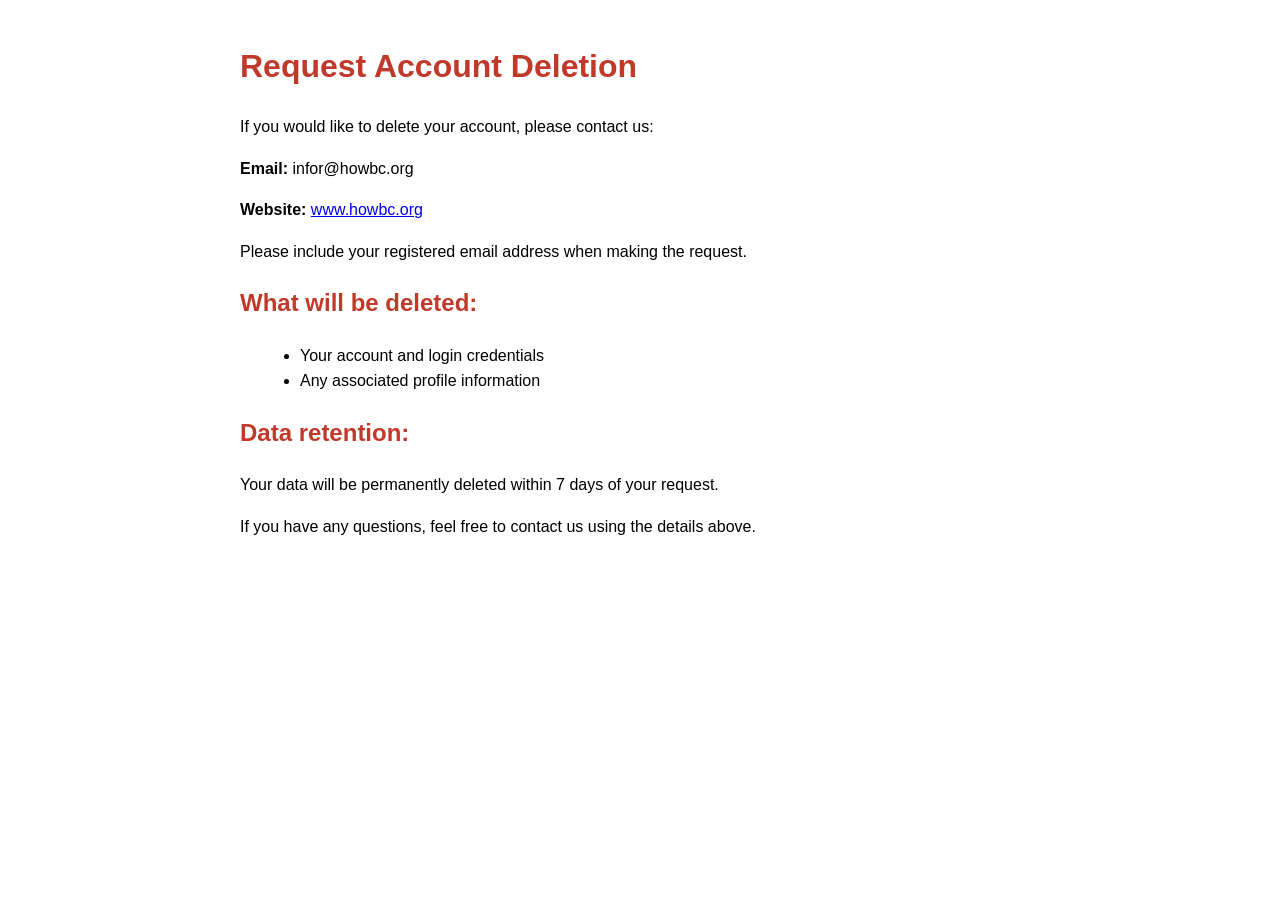
<file: delete-account.html>
<!DOCTYPE html>
<html lang="en">
<head>
  <meta charset="UTF-8">
  <meta name="viewport" content="width=device-width, initial-scale=1.0">
  <title>Delete Account - HWBC App</title>
  <style>
    body { font-family: Arial, sans-serif; line-height: 1.6; padding: 20px; max-width: 800px; margin: auto; }
    h1, h2 { color: #c0392b; }
    ul { margin-left: 20px; }
  </style>
</head>
<body>
  <h1>Request Account Deletion</h1>

  <p>If you would like to delete your account, please contact us:</p>

  <p><strong>Email:</strong> infor@howbc.org</p>
  <p><strong>Website:</strong> <a href="https://www.howbc.org" target="_blank">www.howbc.org</a></p>

  <p>Please include your registered email address when making the request.</p>

  <h2>What will be deleted:</h2>
  <ul>
    <li>Your account and login credentials</li>
    <li>Any associated profile information</li>
  </ul>

  <h2>Data retention:</h2>
  <p>Your data will be permanently deleted within 7 days of your request.</p>

  <p>If you have any questions, feel free to contact us using the details above.</p>
</body>
</html>
</file>
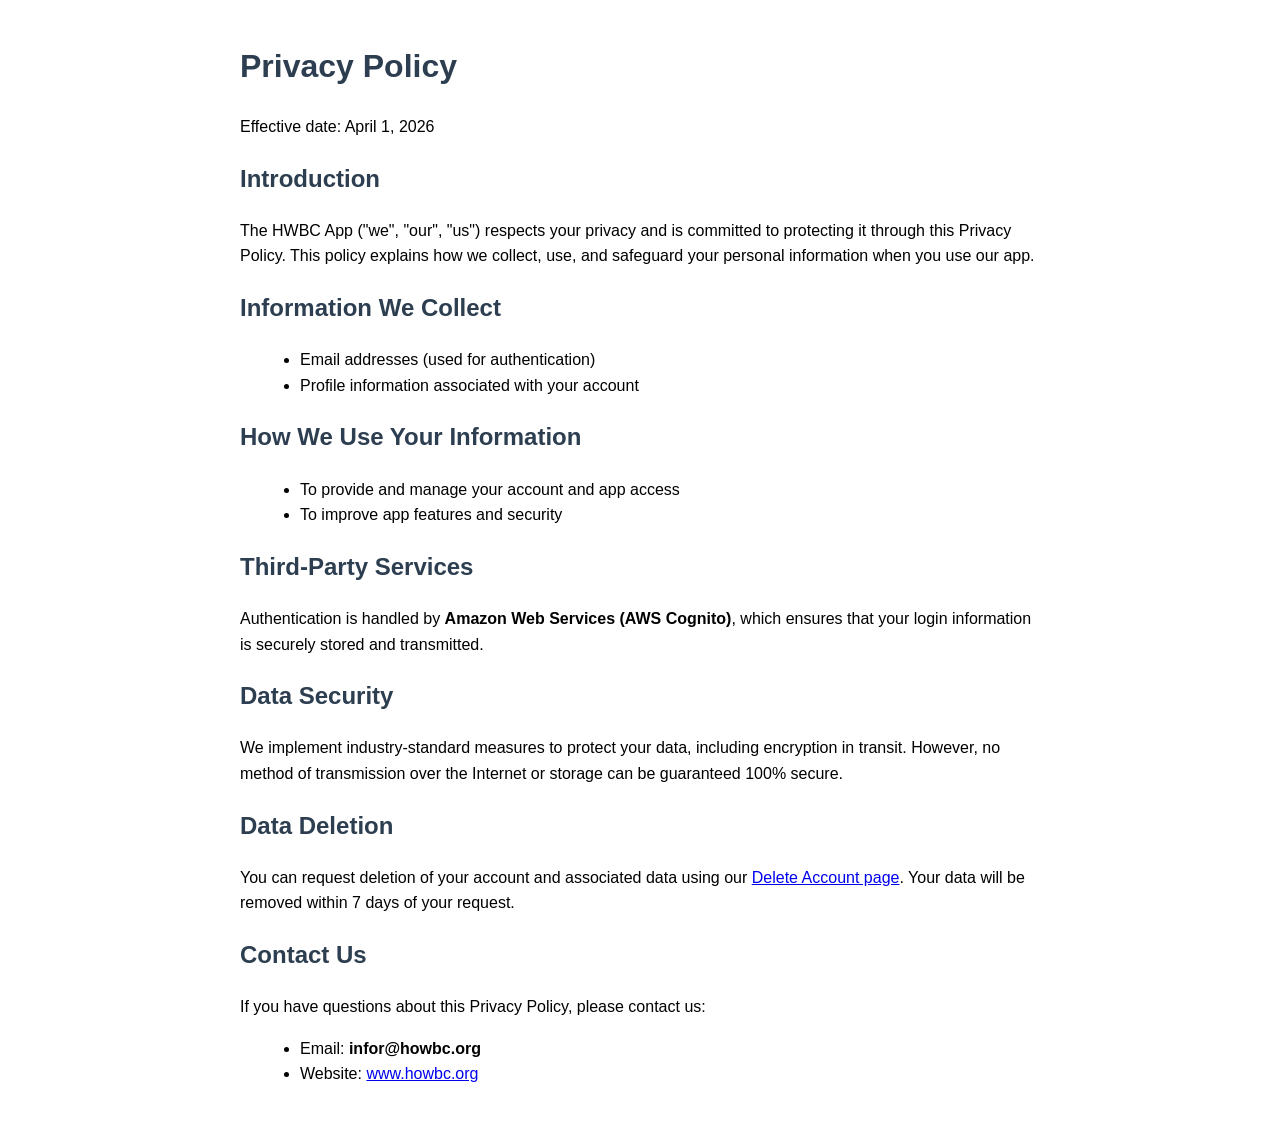
<file: privacy-policy.html>
<!DOCTYPE html>
<html lang="en">
<head>
  <meta charset="UTF-8">
  <meta name="viewport" content="width=device-width, initial-scale=1.0">
  <title>Privacy Policy - HWBC App</title>
  <style>
    body { font-family: Arial, sans-serif; line-height: 1.6; padding: 20px; max-width: 800px; margin: auto; }
    h1, h2 { color: #2c3e50; }
    ul { margin-left: 20px; }
  </style>
</head>
<body>
  <h1>Privacy Policy</h1>
  <p>Effective date: April 1, 2026</p>

  <h2>Introduction</h2>
  <p>The HWBC App ("we", "our", "us") respects your privacy and is committed to protecting it through this Privacy Policy. This policy explains how we collect, use, and safeguard your personal information when you use our app.</p>

  <h2>Information We Collect</h2>
  <ul>
    <li>Email addresses (used for authentication)</li>
    <li>Profile information associated with your account</li>
  </ul>

  <h2>How We Use Your Information</h2>
  <ul>
    <li>To provide and manage your account and app access</li>
    <li>To improve app features and security</li>
  </ul>

  <h2>Third-Party Services</h2>
  <p>Authentication is handled by <strong>Amazon Web Services (AWS Cognito)</strong>, which ensures that your login information is securely stored and transmitted.</p>

  <h2>Data Security</h2>
  <p>We implement industry-standard measures to protect your data, including encryption in transit. However, no method of transmission over the Internet or storage can be guaranteed 100% secure.</p>

  <h2>Data Deletion</h2>
  <p>You can request deletion of your account and associated data using our <a href="https://main.dznldy25qsb9j.amplifyapp.com/delete-account.html">Delete Account page</a>. Your data will be removed within 7 days of your request.</p>

  <h2>Contact Us</h2>
  <p>If you have questions about this Privacy Policy, please contact us:</p>
  <ul>
    <li>Email: <strong>infor@howbc.org</strong></li>
    <li>Website: <a href="https://www.howbc.org" target="_blank">www.howbc.org</a></li>
  </ul>
</body>
</html>
</file>
